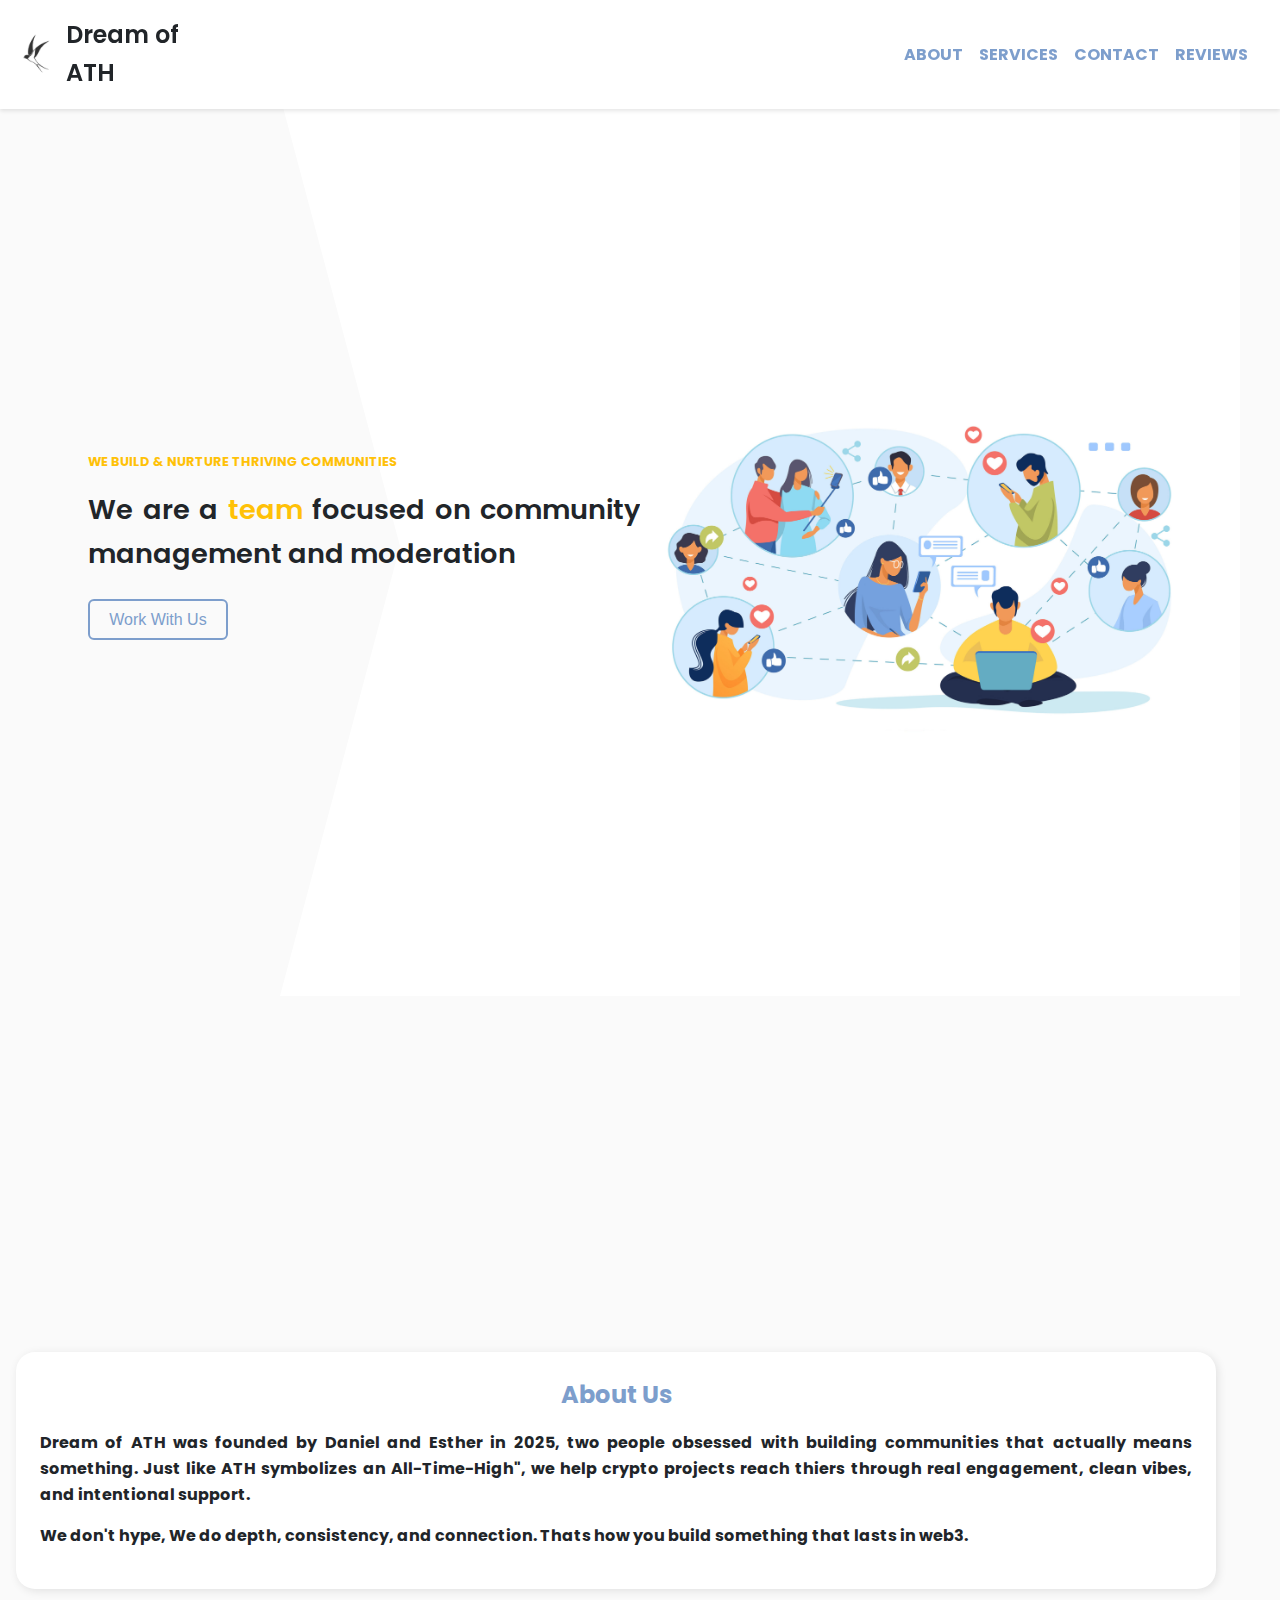
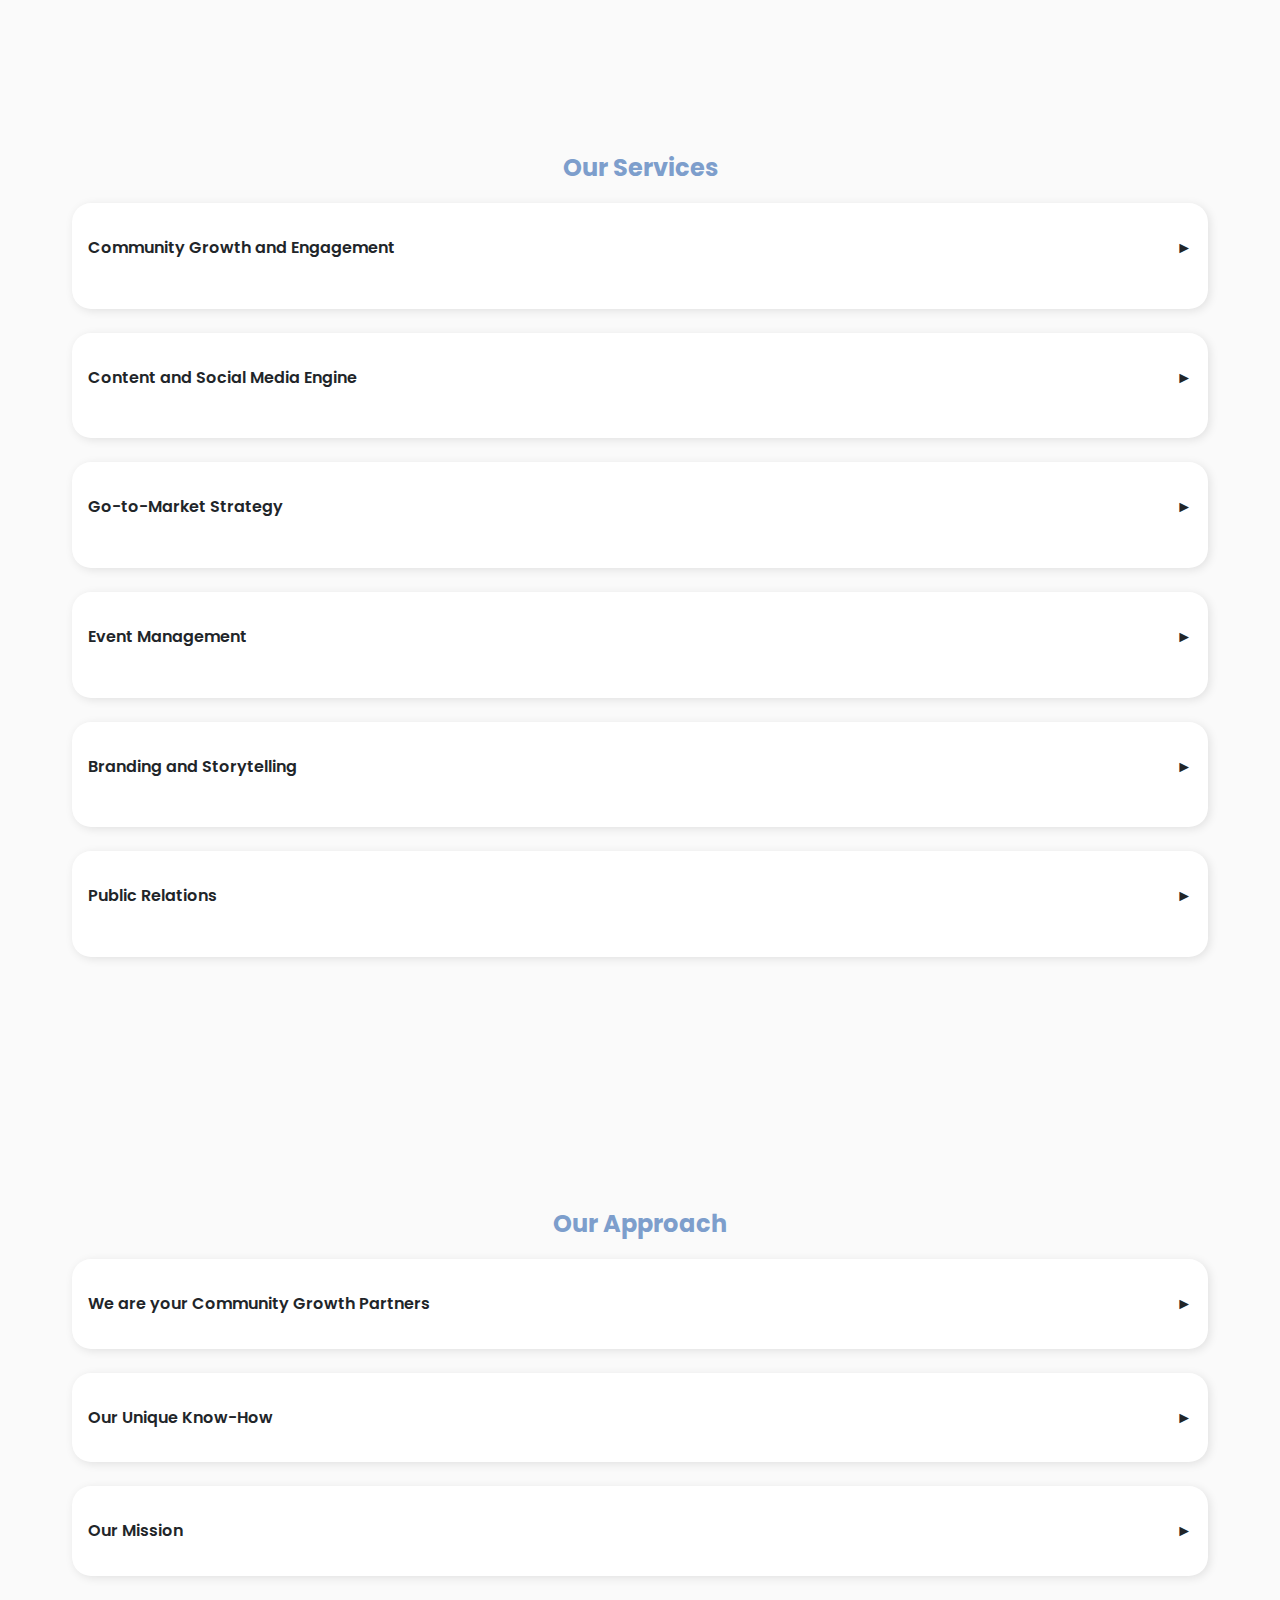
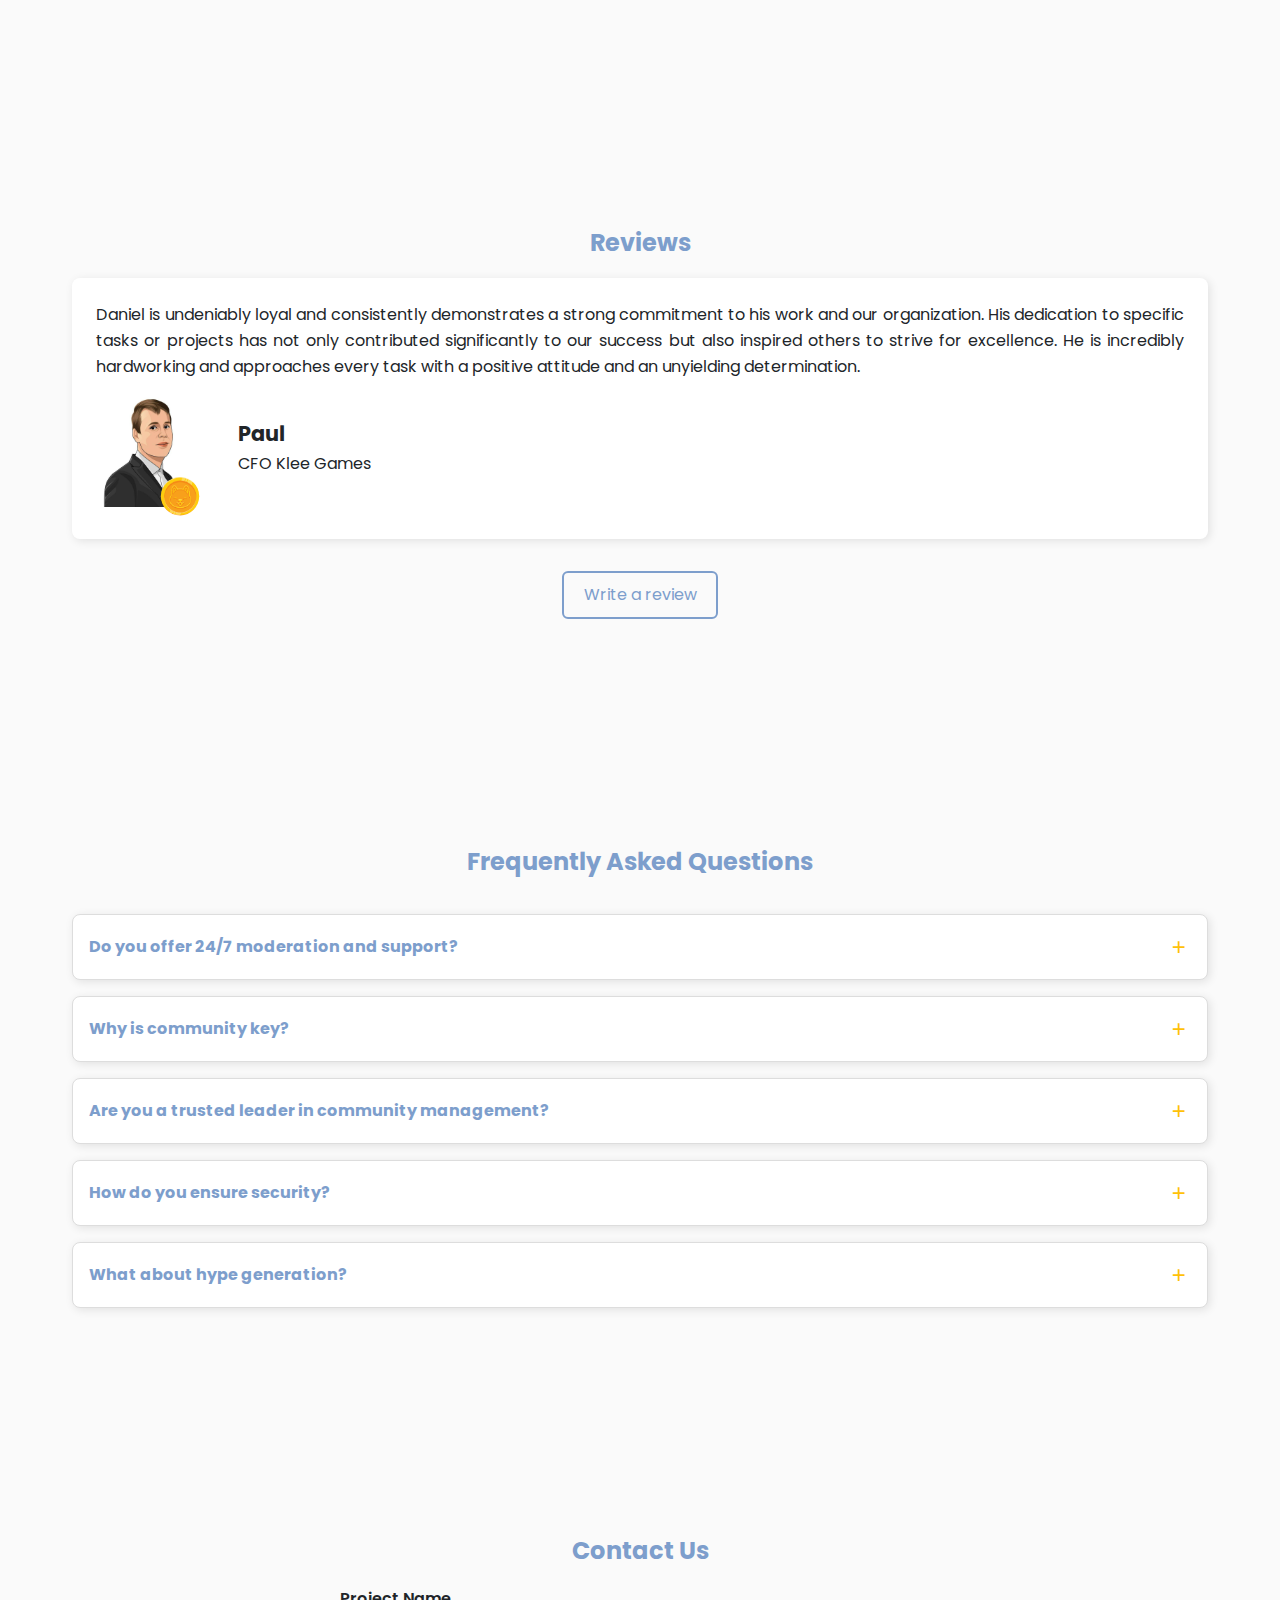
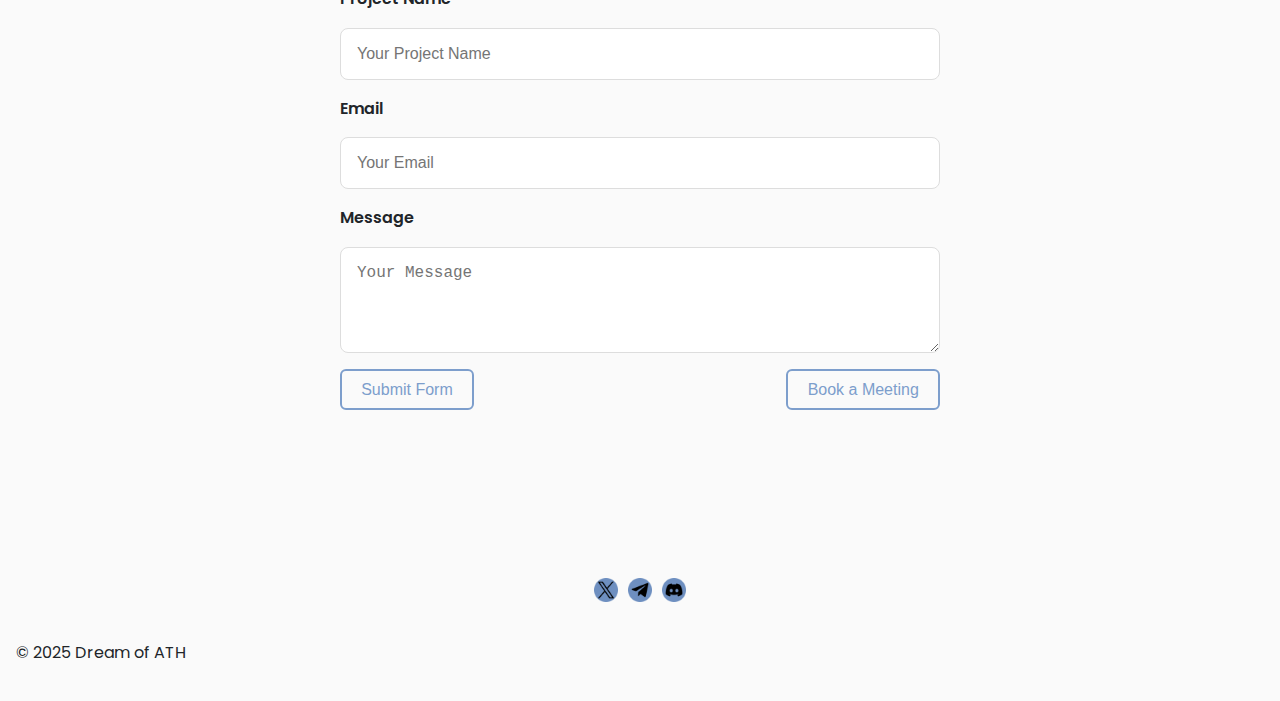
<file: index.html>
<!DOCTYPE html>
<html lang="en">
<head>
  <meta charset="UTF-8" />
  <meta name="viewport" content="width=device-width, initial-scale=1.0" />
  <meta name="description" content="Dream of ATH is a community management service provider driven by the mission to help crypto projects reach their fullest potential." />
  <meta name="keywords" content="Community Manager, Community management, blockchain, Dream of ATH, Projects, Portfolio, Crypto" />
  <title>Dream of ATH | Professional Portfolio</title>
  <link rel="icon" type="image/png" href="Images/Logo/logo.png">
  <link href="https://fonts.googleapis.com/css2?family=Poppins:wght@300;400;600&display=swap" rel="stylesheet" />
  <link rel="stylesheet" href="style.css" />
  <link rel="icon" type="image/x-icon" href="Images/Dream of ATH Logo.jpg" />
</head>
<body>
  <header>
    <div class="header-content">
      <img src="Images/Logo/logo.png" alt="Dream of ATH Logo" class="logo" />
      <h1 class="site-title">Dream of ATH</h1>
    </div>

    <!-- Hamburger shown only on mobile via CSS -->
    <button class="hamburger" aria-label="Toggle Navigation">☰</button>

    <nav>
      <ul>
        <li><a href="#about">About</a></li>
        <li><a href="#services">Services</a></li>
        <li><a href="mailto:team@dreamofath.pro">Contact</a></li>
        <li><a href="#reviews">Reviews</a></li>
      </ul>
    </nav>
  </header>

  <main id="home">
    <!-- HERO SECTION -->
    <section class="hero">
      <div class="hero-bg"></div>
      <div class="hero-content">
        <h1 class="slogan">We Build &amp; Nurture Thriving Communities</h1>
        <p>We are a <span>team</span> focused on community management and moderation</p>
        <div class="hero-buttons">
          <button onclick="scrollToSection('contact')">Work With Us</button>
        </div>
        <img src="Images/banner.jpg" alt="banner-img">
      </div>
    </section>

    <!-- GROWTH METRICS -->
    <section class="metrics">
      <div class="scroll-track">
        <div class="grow">
          <img src="Images/community (1).png" alt="Growing Community" />
          <div>
            <div class="growth-fig">25+</div>
            <h3>Communities Built</h3>
          </div>
        </div>
        <div class="grow">
          <img src="Images/social-media.png" alt="Engagement" />
          <div>
            <div class="growth-fig">10,000+</div>
            <h3>Engagements</h3>
          </div>
        </div>
        <div class="grow">
          <img src="Images/feedback.png" alt="Customer Satisfaction" />
          <div>
            <div class="growth-fig">100%</div>
            <h3>Customer Satisfaction</h3>
          </div>
        </div>
        <div class="grow">
          <img src="Images/award.png" alt="Experience" />
          <div>
            <div class="growth-fig">4 Years</div>
            <h3>Experience</h3>
          </div>
        </div>
        <div class="grow">
          <img src="Images/no-spam.png" alt="Spam Reduction" />
          <div>
            <div class="growth-fig">99%</div>
            <h3>Spam Reduction</h3>
          </div>
        </div>
        <div class="grow">
          <img src="Images/community (1).png" alt="Growing Community" />
          <div>
            <div class="growth-fig">25+</div>
            <h3>Communities Built</h3>
          </div>
        </div>
        <div class="grow">
          <img src="Images/social-media.png" alt="Engagement" />
          <div>
            <div class="growth-fig">10,000+</div>
            <h3>Engagements</h3>
          </div>
        </div>
        <div class="grow">
          <img src="Images/feedback.png" alt="Customer Satisfaction" />
          <div>
            <div class="growth-fig">100%</div>
            <h3>Customer Satisfaction</h3>
          </div>
        </div>
        <div class="grow">
          <img src="Images/award.png" alt="Experience" />
          <div>
            <div class="growth-fig">4 Years</div>
            <h3>Experience</h3>
          </div>
        </div>
        <div class="grow">
          <img src="Images/no-spam.png" alt="Spam Reduction" />
          <div>
            <div class="growth-fig">99%</div>
            <h3>Spam Reduction</h3>
          </div>
        </div>
        <div class="grow">
          <img src="Images/community (1).png" alt="Growing Community" />
          <div>
            <div class="growth-fig">25+</div>
            <h3>Communities Built</h3>
          </div>
        </div>
        <div class="grow">
          <img src="Images/social-media.png" alt="Engagement" />
          <div>
            <div class="growth-fig">10,000+</div>
            <h3>Engagements</h3>
          </div>
        </div>
        <div class="grow">
          <img src="Images/feedback.png" alt="Customer Satisfaction" />
          <div>
            <div class="growth-fig">100%</div>
            <h3>Customer Satisfaction</h3>
          </div>
        </div>
        <div class="grow">
          <img src="Images/award.png" alt="Experience" />
          <div>
            <div class="growth-fig">4 Years</div>
            <h3>Experience</h3>
          </div>
        </div>
        <div class="grow">
          <img src="Images/no-spam.png" alt="Spam Reduction" />
          <div>
            <div class="growth-fig">99%</div>
            <h3>Spam Reduction</h3>
          </div>
        </div>
      </div>  
    </section>

    <!-- ABOUT US -->
    <section id="about">
      <h2>About Us</h2>
      <div>
        <p>
          Dream of ATH was founded by Daniel and Esther in 2025, two people obsessed with building communities that actually means something. Just like ATH symbolizes an All-Time-High", we help crypto projects reach thiers through real engagement, clean vibes, and intentional support.
        </p>
        <p>          
          We don't hype, We do depth, consistency, and connection. Thats how you build something that lasts in web3.
        </p>
      </div>
    </section>

    <!-- SERVICES -->
    <section id="services">
      <h2>Our Services</h2>
      <ol class="service">
        <input type="checkbox" name="service" id="check1">
        <label for="check1">
          Community Growth and Engagement
          <span>&#9658;</span>
        </label>
          <p class="service-content">We don’t just grow numbers, we grow your brand and culture, leaving memorable impression.</p>
      </ol>
      <ol class="service">
        <input type="checkbox" name="service" id="check2">
        <label for="check2">
          Content and Social Media Engine
          <span>&#9658;</span>
        </label>
          <p class="service-content">Through Tweets, Threads and Blogs, we craft consistent stories that stick.</p>
      </ol>
      <ol class="service">
        <input type="checkbox" name="service" id="check3">
        <label for="check3">
          Go-to-Market Strategy
          <span>&#9658;</span>
        </label>
        <p class="service-content">Launch planning that connects with real people, not just charts.
        </p>
      </ol>
      <ol class="service">
        <input type="checkbox" name="service" id="check4">
        <label for="check4">Event Management
          <span>&#9658;</span>
        </label>
        <p class="service-content">With AMAs, Quizzes, Thread competitons and other engaging events, we keep your community energized</p>
      </ol>
      <ol class="service">
        <input type="checkbox" name="service" id="check5">
        <label for="check5">Branding and Storytelling
          <span>&#9658;</span>
        </label>
        <p class="service-content">Build a voice people remember and a vibe they trust.</p>
      </ol>
      <ol class="service">
        <input type="checkbox" name="service" id="check6">
        <label for="check6">Public Relations
          <span>&#9658;</span>
        </label>
        <p class="service-content">Media outreach and reputation support that moves with intention.</p>
      </ol>
      </div>
    </section>

    <!-- APPROACH -->
    <section id="approaches">
      <h2>Our Approach</h2>
      <ol class="approach">
        <input type="checkbox" name="approach" id="check7">
        <label for="check7">We are your Community Growth Partners
          <span>&#9658;</span>
        </label>
        <div class="approach-content">
          <p>
            We’re not just community managers but growth partners.
          </p>
          <p>
            You build great products. We make sure they’re seen, understood, and embraced by the right people.
          </p>
          <p>
            From onboarding flows to engagement strategy, we handle the daily rhythm of your community — so you can focus on building while we grow the culture around it
          </p>
        </div>
  
      </ol>
      <ol class="approach">
        <input type="checkbox" name="approach" id="check8">
        <label for="check8">Our Unique Know-How
          <span>&#9658;</span>
        </label>
        <div class="approach-content">
          <p>
            We don’t do hype. We build real communities that stick.
          </p>
          <p>
            Our approach bridges the gap between product and people. We don’t just “manage” — we engage, listen, and lead.
          </p>
          <p>
            From moderating to storytelling, we create an environment where your users connect, stay, and become part of something bigger
          </p>
        </div>
      </ol>
      <ol class="approach">
        <input type="checkbox" name="approach" id="check9">
        <label for="check9">Our Mission
          <span>&#9658;</span>
        </label>
        <div class="approach-content">
          <p>
            •	Save You Time <br>
              So you can focus on building exception products.
          </p>
          <p>
            •	Drive Real Engagement <br>
              We turn your users into believers through structure, conversation, and consistency.
          </p>
          <p>
            • Build Lasting Communities <br>
              We grow communities that don’t just show up — they stay, contribute, and evolve with your vision.
          </p>
        </div>
      </ol>
    </section>
    

     
    <!-- 

    <section id="projects">
      <h2>Projects</h2>
      <div class="project-container">
        <div class="project-card">
          <img src="Images/Project-imgs/your_ai.png" alt="Your AI Project" />
          <div>
            <h3>Your AI</h3>
            <p>
              Revolutionizing e-commerce content with a Spotify-inspired content streaming model.
            </p>
          </div>
        </div>
        <div class="project-card">
          <img class="klee-img" src="Images/Project-imgs/Klee.jpeg" alt="Klee Games Project" />
          <div>
            <h3>Klee Games</h3>
            <p>
              An all-in-one gaming studio embracing play-to-earn mechanisms to provide income for users.
            </p>
          </div>
        </div>
        <div class="project-card">
          <img src="Images/Project-imgs/Narfex.png" alt="Narfex Protocol Project" />
          <div>
            <h3>Narfex Protocol</h3>
            <p>
              The world’s first decentralized peer-to-peer (P2P) exchange for secure fiat to crypto trades.
            </p>
          </div>
        </div>
      </div>
      <a href="archives.html" class="see-archives-btn">See Project Archives</a>
    </section>

    -->

    
    <!-- REVIEWS SECTION -->
    <section id="reviews">
      <h2>Reviews</h2>
      <ul class="reviews">
        <li>
          <p>
            Daniel is undeniably loyal and consistently demonstrates a strong commitment to his work and our organization. His dedication to specific tasks or projects has not only contributed significantly to our success but also inspired others to strive for excellence.
            He is incredibly hardworking and approaches every task with a positive attitude and an unyielding determination.
          </p>
          <div>
            <div>
              <img class="li-profile" src="Images/Paul Kleee.jpg" alt="Profile-pic">
              <img class="li-logo" src="Images/Project-imgs/Klee.png" alt="project-logo">
            </div>
            <div class="li-text">
              <p class="dev-name">Paul</p>
              <p class="project-name">CFO Klee Games</p>
            </div>
          </div>

        </li>
      </ul>
      <a class="review-button" href="https://tally.so/r/nPr9Y0">Write a review</a>
    </section>

    <!-- FAQ SECTION -->
    <section id="faq">
      <h2>Frequently Asked Questions</h2>
      <div class="faq-container">
        <div class="faq-item">
          <div class="faq-header">
            <h3>Do you offer 24/7 moderation and support?</h3>
            <button class="faq-toggle">+</button>
          </div>
          <div class="faq-answer">
            <p>Yes, we have over 10 active moderators covering all time zones, ensuring your community is always protected.</p>
          </div>
        </div>

        <div class="faq-item">
          <div class="faq-header">
            <h3>Why is community key?</h3>
            <button class="faq-toggle">+</button>
          </div>
          <div class="faq-answer">
            <p>A positive and engaged community is the backbone of any successful project. a solid community creates a first impression which drives growth and innovation.</p>
          </div>
        </div>

        <div class="faq-item">
          <div class="faq-header">
            <h3>Are you a trusted leader in community management?</h3>
            <button class="faq-toggle">+</button>
          </div>
          <div class="faq-answer">
            <p>Yes, Dream of ATH takes pride as a leader in community management solutions, helping projects of all sizes thrive in the competitive crypto space.</p>
          </div>
        </div>

        <div class="faq-item">
          <div class="faq-header">
            <h3>How do you ensure security?</h3>
            <button class="faq-toggle">+</button>
          </div>
          <div class="faq-answer">
            <p>We protect your community from scammers and malicious actors, implementing spam reduction measures through automated bot configurations and vigilant moderation.</p>
          </div>
        </div>

        <div class="faq-item">
          <div class="faq-header">
            <h3>What about hype generation?</h3>
            <button class="faq-toggle">+</button>
          </div>
          <div class="faq-answer">
            <p>We build excitement and buzz around your project by enhancing daily discussions, polls, quizzes, and interactive events to keep the community while hosting AMAs, giveaways, and referral programs which would not only keep the hype up but also attract new users.</p>
          </div>
        </div>
      </div>
    </section>

    <!-- CONTACT -->
    <section id="contact">
      <h2>Contact Us</h2>
      <form id="contactForm" action="https://formspree.io/f/mjkgrjgw" method="POST">
        <label for="name">Project Name</label>
        <input id="name" type="text" name="name" placeholder="Your Project Name" required />
        <label for="email">Email</label>
        <input id="email" type="email" name="email" placeholder="Your Email" required />
        <label for="message">Message</label>
        <textarea id="message" name="message" rows="4" placeholder="Your Message" required></textarea>
        <div class="form-buttons">
          <button type="submit">Submit Form</button>
          <a href="https://calendly.com/danielsweb3" target="_blank">
            <button type="button">Book a Meeting</button>
          </a>
        </div>
        <p id="successMessage"></p>
      </form>
    </section>
  </main>

  <footer>
    <div class="social-icons bottom-socials">
      <a href="https://x.com/dreamofATH" target="_blank">
        <img src="Images/twitter (6).png" alt="X Logo" class="social-icon-img" />
      </a>
      <a href="https://t.me/daniel_ath" target="_blank">
        <img src="Images/telegram (6).png" alt="Telegram Logo" class="social-icon-img" />
      </a>
      <a href="https://discord.com/users/973138776513732609" target="_blank">
        <img src="Images/discord (1).png" alt="Discord Logo" class="social-icon-img" />
      </a>
    </div>
    <p>&copy; 2025 Dream of ATH</p>
  </footer>

  <script src="app.js"></script>
</body>
</html>
</file>
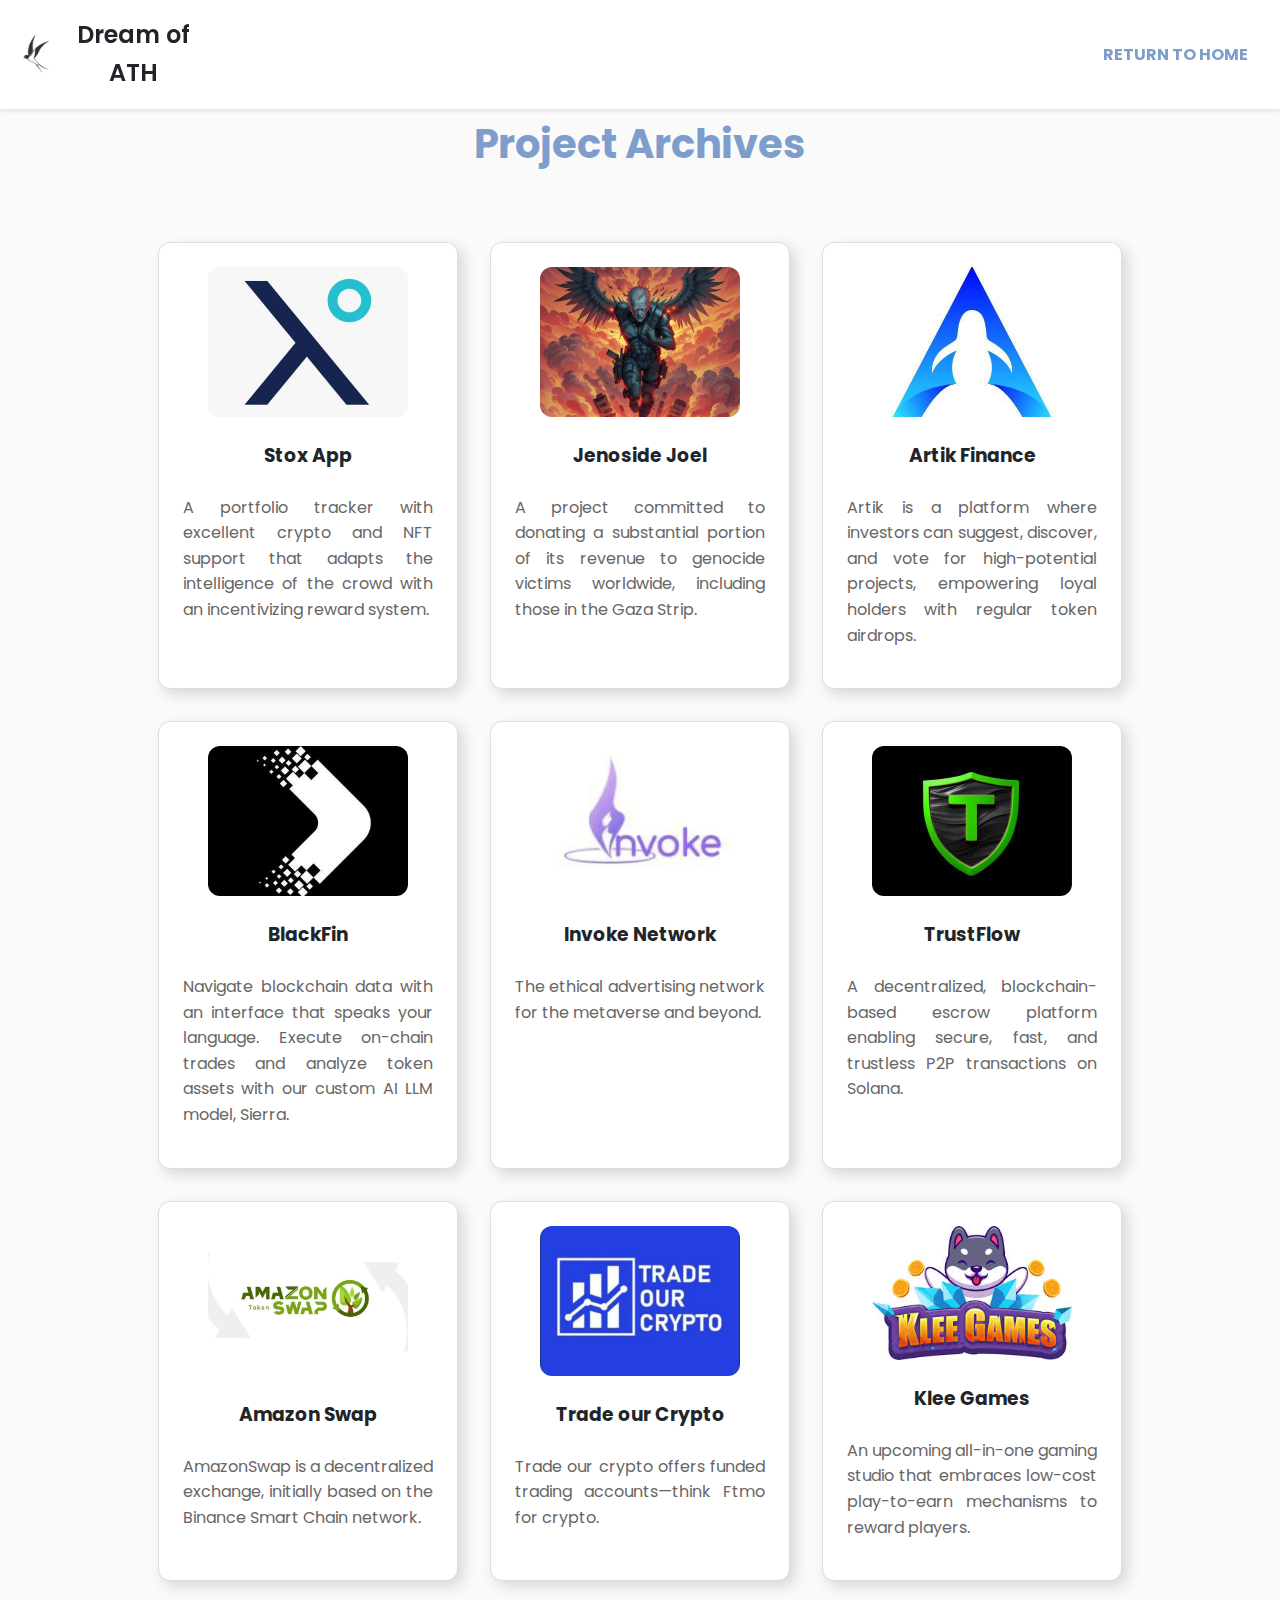
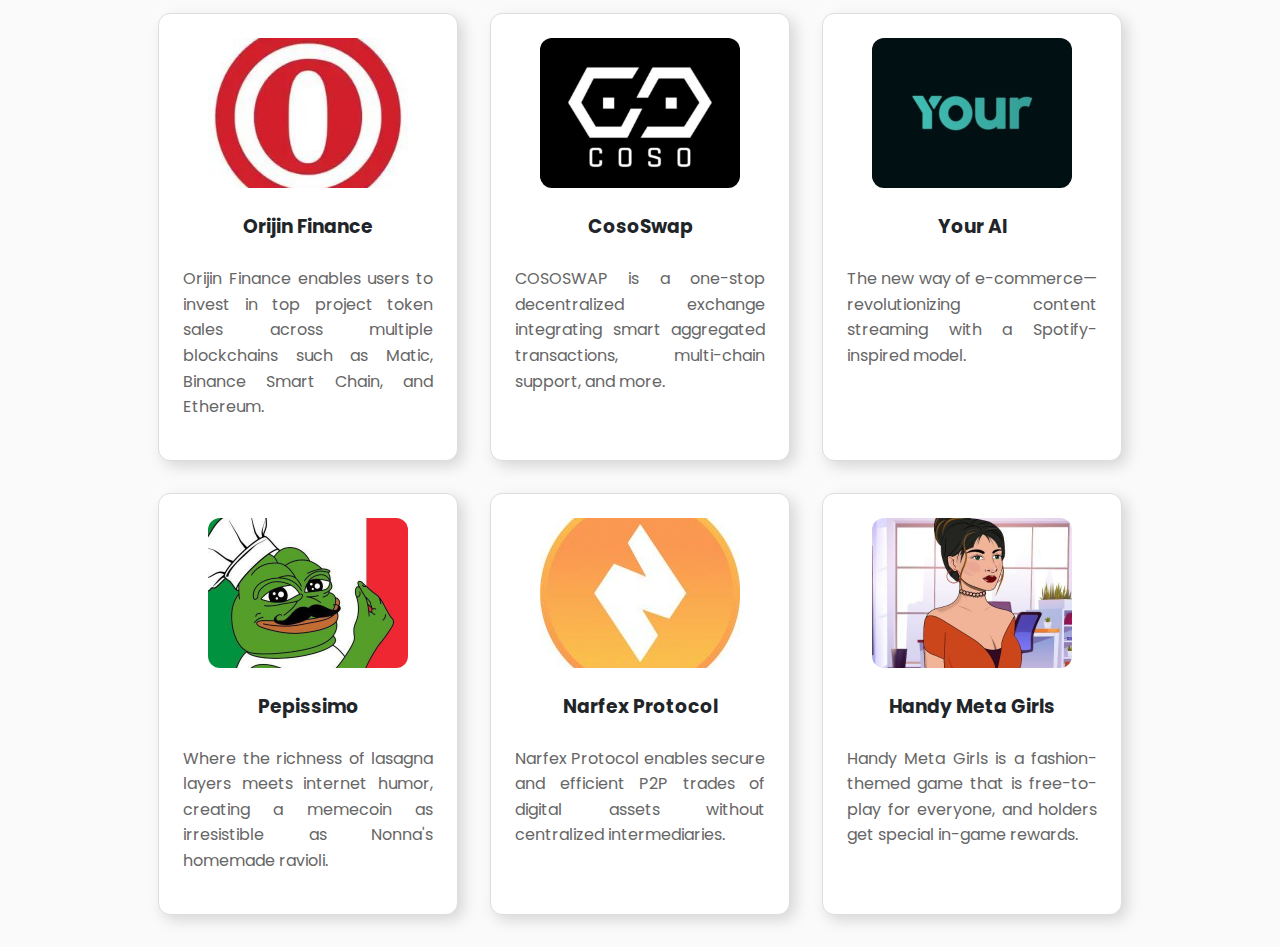
<file: archives.html>
<!DOCTYPE html>
<html lang="en">
<head>
  <meta charset="UTF-8">
  <meta name="viewport" content="width=device-width, initial-scale=1.0">
  <title>Project Archives</title>
  <link href="https://fonts.googleapis.com/css2?family=Poppins:wght@300;400;600&display=swap" rel="stylesheet">
  <link rel="stylesheet" href="archives.css">
  <link rel="stylesheet" href="style.css">
</head>
<body>
  <header>
    <div class="header-content">
      <img src="Images/Logo/logo.png" alt="Dream of ATH Logo" class="logo" />
      <h1 class="site-title">Dream of ATH</h1>
    </div>

    <!-- Hamburger shown only on mobile via CSS -->
    <button class="hamburger" aria-label="Toggle Navigation">☰</button>

    <nav>
      <ul>
        <li><a href="index.html">Return to Home</a></li>
      </ul>
    </nav>
  </header>
  
  <h1 class="the-archives">Project Archives</h1>
  <p class="project-detail">Tap project image to expand details</p>
  <div class="archive-container">
    <div class="project-card">
      <img src="Images/Project-imgs/Stox.jpg" alt="Stox App Screenshot">
      <h3>Stox App</h3>
      <div class="details">
        <p>A portfolio tracker with excellent crypto and NFT support that adapts the intelligence of the crowd with an incentivizing reward system.</p>
      </div>
    </div>
    <div class="project-card">
      <img src="Images/Project-imgs/Jenoside Joel.jpg" alt="Jenoside Joel Project">
      <h3>Jenoside Joel</h3>
      <div class="details">
        <p>A project committed to donating a substantial portion of its revenue to genocide victims worldwide, including those in the Gaza Strip.</p>
      </div>
    </div>
    <div class="project-card">
      <img src="Images/Project-imgs/Artik.jpg" alt="Artik Finance Platform">
      <h3>Artik Finance</h3>
      <div class="details">
        <p>Artik is a platform where investors can suggest, discover, and vote for high-potential projects, empowering loyal holders with regular token airdrops.</p>
      </div>
    </div>
    <div class="project-card">
      <img src="Images/Project-imgs/Blackfin.jpg" alt="BlackFin Interface">
      <h3>BlackFin</h3>
      <div class="details">
        <p>Navigate blockchain data with an interface that speaks your language. Execute on-chain trades and analyze token assets with our custom AI LLM model, Sierra.</p>
      </div>
    </div>
    <div class="project-card">
      <img src="Images/Project-imgs/Invoke Network.jpg" alt="Invoke Network Advertising">
      <h3>Invoke Network</h3>
      <div class="details">
        <p>The ethical advertising network for the metaverse and beyond.</p>
      </div>
    </div>
    <div class="project-card">
      <img src="Images/Project-imgs/Token FLow.jpg" alt="Token Flow Escrow Platform">
      <h3>TrustFlow</h3>
      <div class="details">
        <p>A decentralized, blockchain-based escrow platform enabling secure, fast, and trustless P2P transactions on Solana.</p>
      </div>
    </div>
    <div class="project-card">
      <img src="Images/Project-imgs/Amazon Swap.jpg" alt="Amazon Swap DEX">
      <h3>Amazon Swap</h3>
      <div class="details">
        <p>AmazonSwap is a decentralized exchange, initially based on the Binance Smart Chain network.</p>
      </div>
    </div>
    <div class="project-card">
      <img src="Images/Project-imgs/Toct.jpg" alt="Trade our Crypto">
      <h3>Trade our Crypto</h3>
      <div class="details">
        <p>Trade our crypto offers funded trading accounts—think Ftmo for crypto.</p>
      </div>
    </div>
    <div class="project-card">
      <img src="Images/Project-imgs/Klee.jpeg" alt="Klee Games Interface">
      <h3>Klee Games</h3>
      <div class="details">
        <p>An upcoming all-in-one gaming studio that embraces low-cost play-to-earn mechanisms to reward players.</p>
      </div>
    </div>
    <div class="project-card">
      <img src="Images/Project-imgs/Orijin.jpg" alt="Orijin Finance Platform">
      <h3>Orijin Finance</h3>
      <div class="details">
        <p>Orijin Finance enables users to invest in top project token sales across multiple blockchains such as Matic, Binance Smart Chain, and Ethereum.</p>
      </div>
    </div>
    <div class="project-card">
      <img src="Images/Project-imgs/Cososwap.jpg" alt="CosoSwap DEX Interface">
      <h3>CosoSwap</h3>
      <div class="details">
        <p>COSOSWAP is a one-stop decentralized exchange integrating smart aggregated transactions, multi-chain support, and more.</p>
      </div>
    </div>
    <div class="project-card">
      <img src="Images/Project-imgs/your_ai.png" alt="Your AI Project">
      <h3>Your AI</h3>
      <div class="details">
        <p>The new way of e-commerce—revolutionizing content streaming with a Spotify-inspired model.</p>
      </div>
    </div>
    <div class="project-card">
      <img src="Images/Project-imgs/Pepissimo.jpg" alt="Pepissimo Memecoin">
      <h3>Pepissimo</h3>
      <div class="details">
        <p>Where the richness of lasagna layers meets internet humor, creating a memecoin as irresistible as Nonna's homemade ravioli.</p>
      </div>
    </div>
    <div class="project-card">
      <img src="Images/Project-imgs/Narfex.png" alt="Narfex Protocol Interface">
      <h3>Narfex Protocol</h3>
      <div class="details">
        <p>Narfex Protocol enables secure and efficient P2P trades of digital assets without centralized intermediaries.</p>
      </div>
    </div>
    <div class="project-card">
      <img src="Images/Project-imgs/Handy Meta Girls.jpg" alt="Narfex Protocol Interface">
      <h3>Handy Meta Girls</h3>
      <div class="details">
        <p>Handy Meta Girls is a fashion-themed game that is free-to-play for everyone, and holders get special in-game rewards.</p>
      </div>
    </div>
  </div>
  
  <script src="app.js"></script>
  <script>
    // Add click event listeners to each project card on small screens to toggle the expanded state.
    document.querySelectorAll('.project-card').forEach(card => {
      card.addEventListener('click', function() {
        this.classList.toggle('expanded');
      });
    });
  </script>
</body>
</html>
</file>
<file: style.css>
/* CSS Variables */
:root {
  --primary-color: #7d9ecc;
  --hover-color: #6e8fc0;
  --background-color: #fafafa;
  --header-bg: rgba(255, 255, 255, 0.95);
  --text-color: #212529;
  --white: #ffffff;
  --accent-bg: #e9ecef;
  --nav-bg: #343a40;
  --nav-text: #ffffff;
  --highlight-color: #ffc107;
}

/* Global Reset */
*,
*::before,
*::after {
  margin: 0;
  padding: 0;
  box-sizing: border-box;
}

body {
  font-family: "Poppins", sans-serif;
  line-height: 1.6;
  color: var(--text-color);
  background-color: var(--background-color);
  overflow-x: hidden;
}

/* Header */
header {
  background: var(--header-bg);
  padding: 1rem;
  position: fixed;
  top: 0;
  left: 0;
  width: 100%;
  z-index: 100;
  display: flex;
  align-items: center;
  justify-content: space-between;
  box-shadow: 0 2px 4px rgba(0, 0, 0, 0.1);
}

.header-content {
  display: flex;
  align-items: center;
  gap: 10px;
}

.header-content .logo {
  height: 40px;
  border-radius: 50%;
  cursor: pointer;
}

.site-title {
  font-size: 1.5rem;
  font-weight: 600;
}

/* Hamburger - visible on mobile only */
.hamburger {
  cursor: pointer;
  border: none;
  background: none;
  color: var(--highlight-color);
  font-size: 2rem;
}

.hamburger:hover {
  background-color: var(--highlight-color);
  color: var(--white);
}

/* Navigation */
nav {
  display: flex;
  justify-content: flex-end;
  align-items: center;
  padding: 1rem;
  width: 100%;
}

nav ul {
  list-style: none;
  display: flex;
  flex-direction: row;
  align-items: center;
  gap: 1rem;
}

nav a {
  color: var(--primary-color);
  text-decoration: none;
  font-weight: bold;
  text-transform: uppercase;
}

/* Header links hover effect */
nav a:hover {
  text-decoration: underline;
  text-decoration-color: var(--highlight-color);
}

.social-icons {
  display: flex;
  gap: 10px;
  align-items: center;
  margin-top: 1rem;
}

.social-icon-img {
  width: 24px;
  height: 24px;
}

/* Mobile Menu Toggle */
.menu-expanded nav {
  display: flex;
  visibility: visible;
  opacity: 1;
  transform: translateY(0);
  transition: all 0.3s ease-in-out;
}

/* Hero Section */
.hero {
  position: relative;
  height: 100vh;
  display: flex;
  justify-content: center;
  align-items: center;
  padding: 0 3rem;
  animation: fadeIn 2s ease-in;
  text-align: left;
}

.hero-bg {
  position: absolute;
  top: 0;
  left: 0;
  width: 100%;
  height: 100%;
  background: var(--white);
  clip-path: polygon(20% 0, 100% 0, 100% 100%, 20% 100%, 30% 50%);
  z-index: -1;
}

.hero-content {
  position: relative;
  z-index: 2;
  color: var(--text-color);
  padding-right: 50%;
}

.hero-content img {
  position: absolute;
  top: -70px;
  right: 0;
  max-width: 50%;
  height: auto;
  align-items: center;
}

/* Adjust h1 and paragraph sizes */
.hero-content .slogan {
  font-size: 0.8rem;
  text-transform: uppercase;
  color: var(--highlight-color);
  margin-bottom: 1rem;
}

.hero-content p {
  font-size: 1.7rem;
  font-weight: 600;
  margin-bottom: 1.5rem;
}

.hero-content p span {
  color: var(--highlight-color);
}

a {
  text-decoration: none;
}

/* Global Button Style */
button,
.reviewForm, .review-button {
  padding: 0.6rem 1.2rem;
  border: 2px solid var(--primary-color);
  border-radius: 6px;
  background: transparent;
  color: var(--primary-color);
  font-size: 1rem;
  cursor: pointer;
  transition: background 0.3s ease, color 0.3s ease;
}

button:hover, .review-button:hover {
  background: var(--primary-color);
  color: var(--white);
}

/* Sections */
section {
  padding: 4rem 2rem;
  max-width: 1200px;
  margin: 6rem auto 2rem;
}

h2 {
  margin-bottom: 1rem;
  text-align: center;
  color: var(--primary-color);
}

p {
  margin-bottom: 1rem;
  text-align: justify;
}

/* Metrics */

.metrics {
  overflow: hidden;
  white-space: nowrap;
  margin: 0;
  width: 100%;
}

.scroll-track {
  display: inline-block;
  padding-left: 100%;
  animation: scroll-left 30s linear infinite;
  margin-bottom: 2rem;
  width: max-content;
}

.grow {
  display: inline-block;
  margin-right: rem;
  font-weight: bold;
  font-size: 1.2rem;
  text-align: center;
  max-width: 20rem;
  text-wrap: wrap;
  align-items: center;
}

@keyframes scroll-left {
  0% {
    transform: translateX(0);
  }
  100% {
    transform: translateX(-100%);
  }
}

.metrics:hover {
    cursor: pointer;
}

.metrics:active .scroll-track {
  animation-play-state: paused;
  cursor: pointer;
}
/*
.metrics {
  display: flex;
  flex-wrap: wrap;
  justify-content: space-between;
  gap: 10px;
  background: #dddddd;
  padding: 2rem;
}

.grow {
  flex: 1;
  min-width: 200px;
  
}
*/
.grow img {
  width: 15%;
  height: auto;
}

.growth-fig {
  font-size: 1.5rem;
  font-weight: bold;
  color: var(--highlight-color);
  margin: 0.5rem 0;
}

/* Project Cards */
#projects {
  display: flex;
  flex-direction: column;
  padding: 1.2rem;
}

.project-container {
  display: grid;
  flex-direction: column;
  gap: 2rem;
}

.project-card {
  display: flex;
  align-items: center;
  gap: 1.5rem;
  background: var(--white);
  padding: 1.5rem;
  border-radius: 12px;
  border: 1px solid #ddd;
  box-shadow: 5px 5px 15px rgba(0, 0, 0, 0.15),
    -5px -5px 10px rgba(255, 255, 255, 0.5);
  transition: transform 0.3s;
}

.project-card:hover {
  transform: translateY(-10px);
}

.project-card img {
  width: 100%;
  max-width: 200px;
  object-fit: cover;
  border-radius: 12px;
}

.project-card div {
  flex: 1;
}

#about {
  margin: 1rem;
  font-weight: bold;
  background: var(--white);
  border-radius: 1.2rem;
  padding: 1.5rem;
  box-shadow: 2px 2px 10px rgba(0, 0, 0, 0.1);
}

.service,
.approach {
  background: var(--white);
  padding: 2rem 1rem;
  margin-bottom: 1.5rem;
  border-radius: 1.2rem;
  box-shadow: 2px 2px 10px rgba(0, 0, 0, 0.1);
}

.service:hover,
.approach:hover {
  box-shadow: 2px 2px 10px var(--highlight-color);
}

.service input,
.approach input {
  display: none;
}

.service label,
.approach label {
  cursor: pointer;
  display: flex;
  justify-content: space-between;
  align-items: center;
  transition: transform 0.5s ease;
}

.service label:hover,
.approach label:hover {
  span {
    transform: rotate(90deg);
    color: var(--highlight-color);
  }
}

.service-content,
.approach-content {
  max-height: 0;
  overflow: hidden;
  transition: max-height 0.3s ease;
  color: #444;
}

input:checked + label + .service-content,
input:checked + label + .approach-content {
  max-height: 40rem;
  padding: 0.3rem 0;
}

/* Contact Form */
form {
  display: flex;
  flex-direction: column;
  gap: 1rem;
  max-width: 600px;
  margin: auto;
}

input,
textarea {
  padding: 1rem;
  border: 1px solid #ddd;
  border-radius: 8px;
  width: 100%;
  font-size: 1rem;
}

label {
  font-weight: 600;
}

.form-buttons {
  display: flex;
  justify-content: space-between;
}

#successMessage {
  color: green;
  margin-top: 1rem;
}

/* REVIEWS SECTION */
#reviews {
  display: flex;
  flex-direction: column;
  align-items: center;
}

.reviews {
  list-style-type: none;
  background-color: white;
  padding: 1.5rem;
  border-radius: 8px;
  box-shadow: 2px 2px 10px rgba(0, 0, 0, 0.1);
  margin-bottom: 2rem;
}

.reviews:active, .reviews:hover {
  box-shadow: 2px 2px 10px var(--highlight-color);
  cursor: pointer;
}

.reviews li {
  display: flex;
  flex-direction: column;

}

.reviews li > div {
  position: relative;
  display: flex;
}

.li-profile {
  width: 7rem;
}

.li-logo {
  clip-path: circle(40% at 50% 51%);
  width: 3rem;
  position: absolute;
  bottom: -5px;
  left: 60px;
}

.li-text {
  display: flex;
  flex-direction: column;
  justify-content: center;
}

.dev-name {
  font-weight: bold;
  font-size: 1.3rem;
  margin-left: 30px;
  margin-bottom: 0;
}

.project-name {
  margin-left: 30px;
}


/* FAQ SECTION */
.faq-container {
  margin-top: 2rem;
  display: flex;
  flex-direction: column;
  gap: 1rem;
}

.faq-item {
  background: var(--white);
  border: 1px solid #ddd;
  border-radius: 8px;
  box-shadow: 2px 2px 10px rgba(0, 0, 0, 0.1);
  overflow: hidden;
}

.faq-header {
  display: flex;
  justify-content: space-between;
  align-items: center;
  padding: 1rem;
}

.faq-header h3 {
  font-size: 1rem;
  color: var(--primary-color);
  margin-right: 1rem;
}

.faq-toggle {
  border: none;
  background: none;
  font-size: 1.5rem;
  color: var(--highlight-color);
  cursor: pointer;
  width: 2rem;
  height: 2rem;
  display: flex;
  align-items: center;
  text-align: center;
}

.faq-answer {
  display: none;
  padding: 0 1rem 1rem;
  line-height: 1.5;
}

.faq-item.open .faq-answer {
  display: block;
}

@keyframes fadeIn {
  from {
    opacity: 0;
  }
  to {
    opacity: 1;
  }
}

/* Footer */
footer {
  color: var(--text-color);
  text-align: center;
  padding: 1rem;
}

footer div {
  margin-bottom: 30px;
}

.bottom-socials {
  display: flex;
  justify-content: center;
  gap: 10px;
  margin-top: 0.5rem;
}

/* Media Queries for Responsiveness */
@media (max-width: 768px) {
  nav {
    display: none;
    flex-direction: column;
    align-items: center;
    background: var(--header-bg);
    width: 100%;
    position: absolute;
    top: 100%;
    left: 0;
    padding: 1rem 0;
  }

  nav ul {
    flex-direction: column;
    gap: 1rem;
  }

  .hero-bg {
    clip-path: polygon(0% 0, 100% 0, 100% 100%, 0% 100%, 30% 50%, 30% 80%);
  }

  .hero-content {
    padding-right: 0%;
  }

  .hero-content img {
    max-width: 100%;
    position: absolute;
    top: -16rem;
    right: 0;
    height: auto;
    align-items: center;
  }
  .hero-content .slogan {
    font-size: 0.8rem;
  }
  .hero-content p {
    font-size: 1.2rem;
  }
  .hero-buttons {
    display: flex;
    justify-content: center;
    margin-top: 5rem;
  }
  main section {
    padding: 2rem 1rem;
  }
  button {
    padding: 0.5rem 1rem;
    font-size: 0.9rem;
  }
  .project-card {
    flex-direction: column;
    align-items: flex-start;
  }
  .project-card img {
    max-width: 100%;
  }
}

@media (min-width: 769px) {
  .hamburger {
    display: none;
  }
}
</file>
<file: archives.css>
/* Global Reset & Base Styles */
* {
  margin: 0;
  padding: 0;
  box-sizing: border-box;
}

body {
  font-family: 'Poppins', sans-serif;
  color: #333;
  background-color: #f9f9f9;
  overflow-x: hidden;
  text-align: center;
  padding: 2rem;
}

.the-archives {
  font-size: 2.5rem;
  margin-top: 5rem;
  margin-bottom: 1.5rem;
  color: #7D9ECC;
}

/* Archive Container for Larger Screens (Grid Layout) */
.archive-container {
  display: flex;
  flex-wrap: wrap;
  justify-content: center;
  gap: 2rem;
}

/* Project Card Styles (Default Grid Layout) */
.project-card {
  display: flex;
  flex-direction: column;
  align-items: center;
  gap: 1rem;
  background: white;
  padding: 1.5rem;
  border-radius: 12px;
  border: 1px solid #ddd;
  box-shadow: 5px 5px 15px rgba(0, 0, 0, 0.15), -5px -5px 10px rgba(255, 255, 255, 0.5);
  transition: transform 0.3s;
  max-width: 300px;
}

.project-card:hover {
  transform: translateY(-10px);
}

.project-card img {
  width: 100%;
  max-height: 150px;
  object-fit: cover;
  border-radius: 12px;
}

.project-card .details p {
  font-size: 1rem;
  color: #666;
}

/* Return-to-Home Button */
.return-home-btn {
  display: inline-block;
  margin-bottom: 2rem;
  padding: 0.5rem 1rem;
  background-color: #27ae60;
  color: white;
  text-decoration: none;
  font-size: 1rem;
  border-radius: 8px;
  transition: background 0.3s;
}

.return-home-btn:hover {
  background-color: #1e8449;
}

.project-detail {
  opacity: 0;
}

/* --- Stacked Layout for Small Screens (max-width: 600px) --- */
@media (max-width: 600px) {
  /* Change container layout to block so items can overlap */

  .project-detail {
    padding: 2rem;
    opacity: 1;
  }
  .archive-container {
    display: block;
    position: relative;
  }
  
  .project-card {
    position: relative;
    max-width: 90%;
    margin: 1rem auto;
    transition: all 0.3s ease;
    cursor: pointer;
  }
  
  /* Overlap cards to simulate a stack */
  .project-card:not(:first-child) {
    margin-top: -50px; /* Adjust this value to control overlap */
  }
  
  /* When a card is expanded, remove the negative margin to reveal full details */
  .project-card.expanded {
    margin-top: 1rem !important;
    z-index: 10;
  }
  
  /* Hide details when not expanded */
  .project-card .details {
    max-height: 0;
    overflow: hidden;
    transition: max-height 0.3s ease;
  }
  
  /* When expanded, show details */
  .project-card.expanded .details {
    max-height: 500px; /* Sufficiently high to show full details */
  }
}

a {
  margin-top: 2rem;
}
</file>
